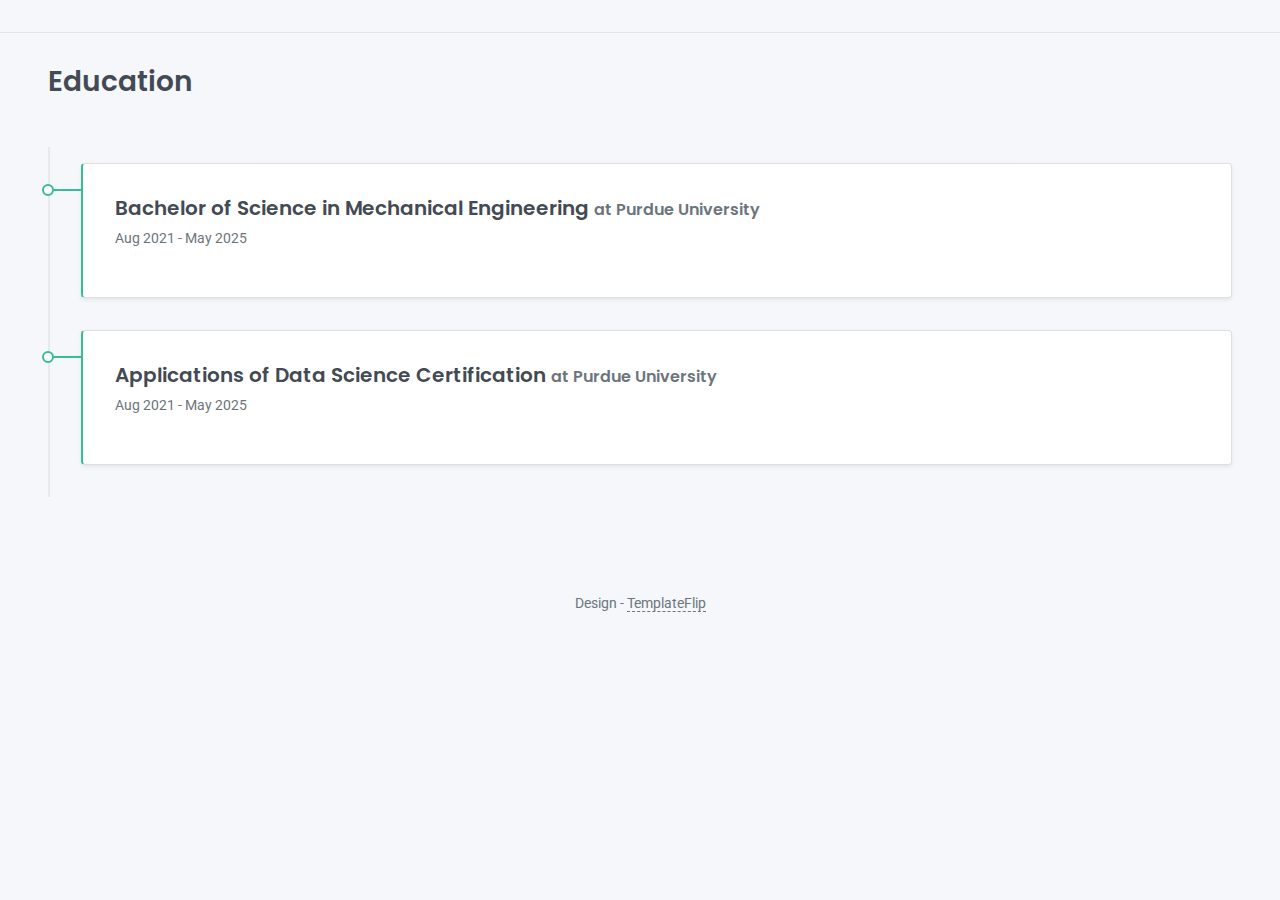
<file: education.html>
<!DOCTYPE html>
<html lang="en-US">
  <head>
    <meta charset="UTF-8">
    <meta http-equiv="X-UA-Compatible" content="IE=edge">
    <meta name="viewport" content="width=device-width, initial-scale=1">
    <title>Right Resume</title>
    <link rel="preconnect" href="https://fonts.gstatic.com" crossorigin="crossorigin"/>
    <link rel="preload" as="style" href="https://fonts.googleapis.com/css2?family=Poppins:wght@600&amp;family=Roboto:wght@300;400;500;700&amp;display=swap"/>
    <link rel="stylesheet" href="https://fonts.googleapis.com/css2?family=Poppins:wght@600&amp;family=Roboto:wght@300;400;500;700&amp;display=swap" media="print" onload="this.media='all'"/>
    <noscript>
      <link rel="stylesheet" href="https://fonts.googleapis.com/css2?family=Poppins:wght@600&amp;family=Roboto:wght@300;400;500;700&amp;display=swap"/>
    </noscript>
    <link href="assets/css/fontawesome-all.min.css" rel="stylesheet">
    <link href="assets/css/bootstrap.min.css" rel="stylesheet">
    <link href="assets/css/aos.css" rel="stylesheet">
    <link href="assets/css/resume.css" rel="stylesheet">
    <noscript>
      <style type="text/css">
        [data-aos] {
            opacity: 1 !important;
            transform: translate(0) scale(1) !important;
        }
      </style>
    </noscript>
  </head>
            
  <hr class="d-print-none"/>
  <div class="page-break"></div>
  <div class="education-section px-3 px-lg-4 pb-4">
    <h2 class="h3 mb-4">Education</h2>
    <div class="timeline">
      <div class="timeline-card timeline-card-success card shadow-sm">
        <div class="card-body">
          <div class="h5 mb-1">Bachelor of Science in Mechanical Engineering <span class="text-muted h6">at Purdue University</span></div>
          <div class="text-muted text-small mb-2">Aug 2021 - May 2025</div>
          <div>
          </div>
        </div>
      </div>
      <div class="timeline-card timeline-card-success card shadow-sm">
        <div class="card-body">
          <div class="h5 mb-1">Applications of Data Science Certification <span class="text-muted h6">at Purdue University</span></div>
          <div class="text-muted text-small mb-2">Aug 2021 - May 2025</div>
          <div>
          </div>
        </div>
      </div>
    </div>
  </div>
  <footer class="pt-4 pb-4 text-muted text-center d-print-none">
    <div class="container">
      <div class="text-small">
        <div>Design - <a href="https://templateflip.com/" target="_blank">TemplateFlip</a></div>
      </div>
    </div>
  </footer>
    <script src="assets/js/bootstrap.bundle.min.js"></script>
    <script src="assets/js/aos.js"></script>
    <script src="assets/js/resume.js"></script>
  </body>
</html>
</file>
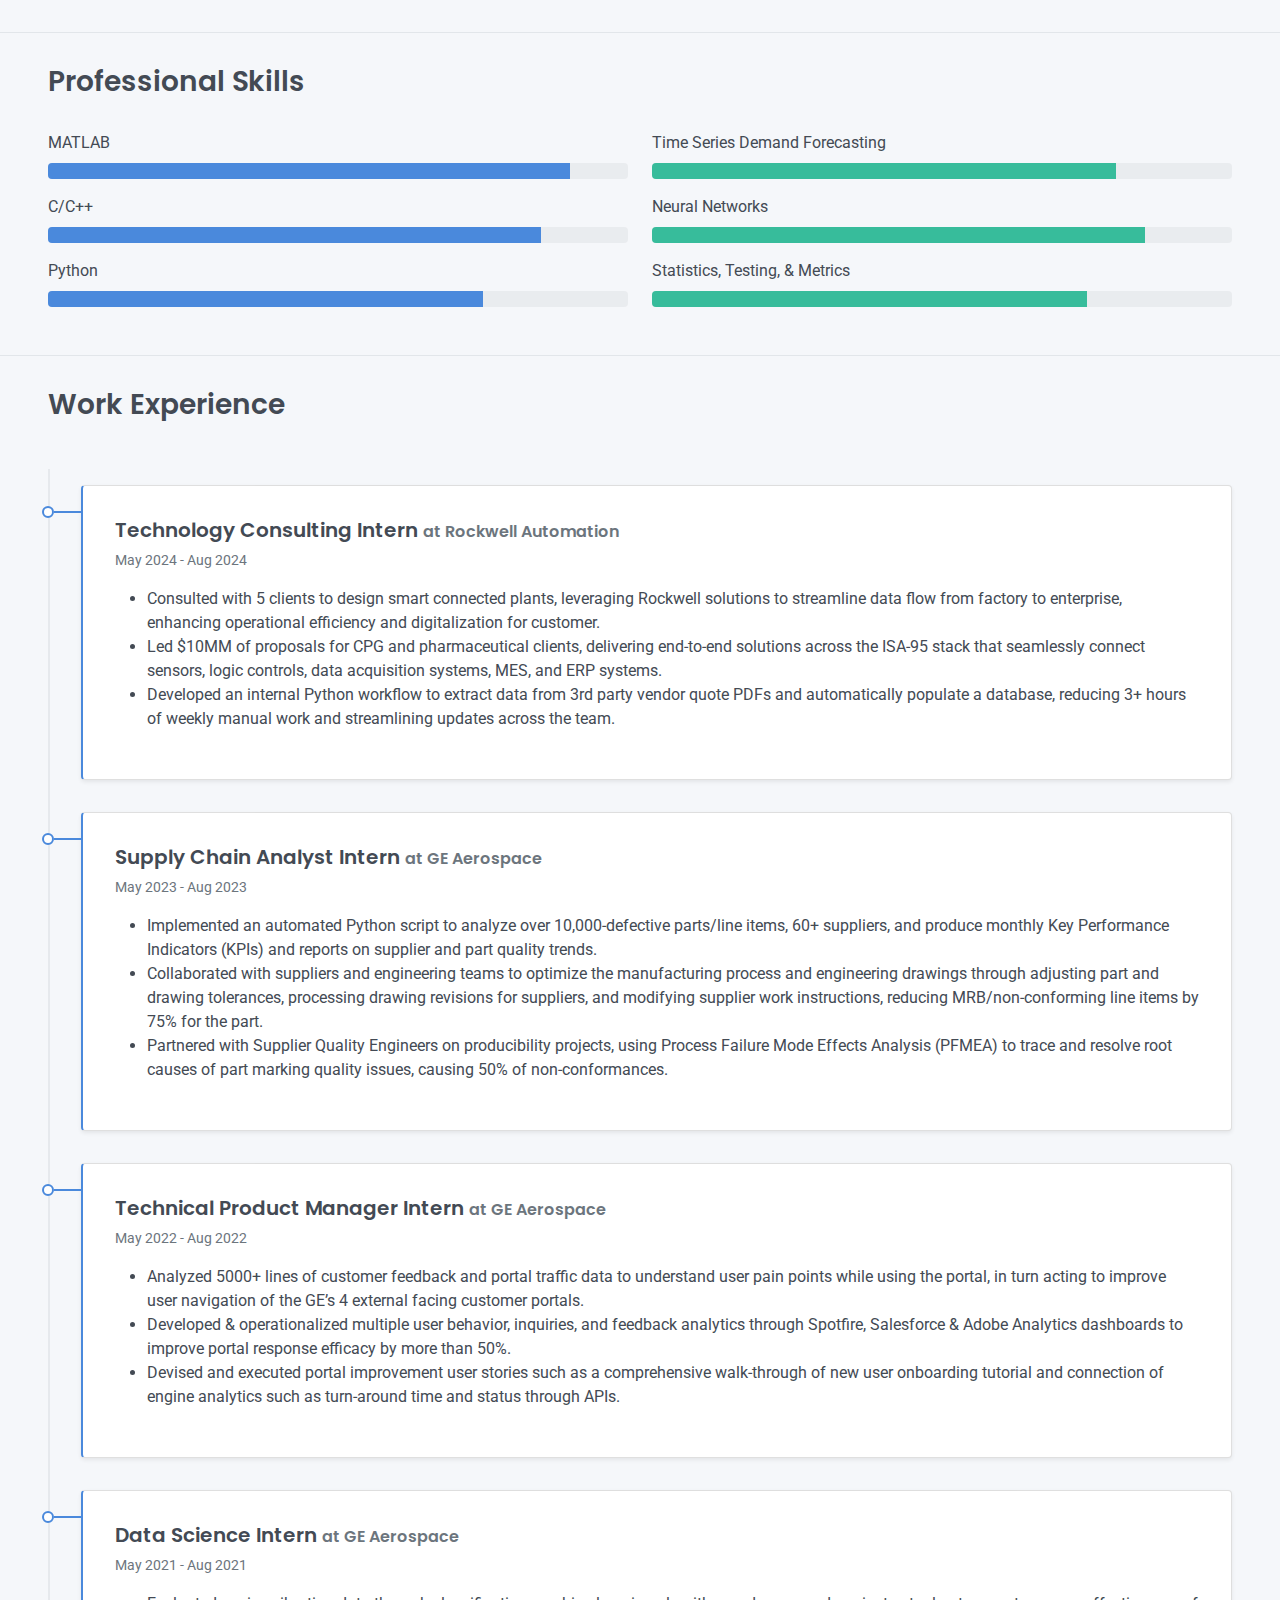
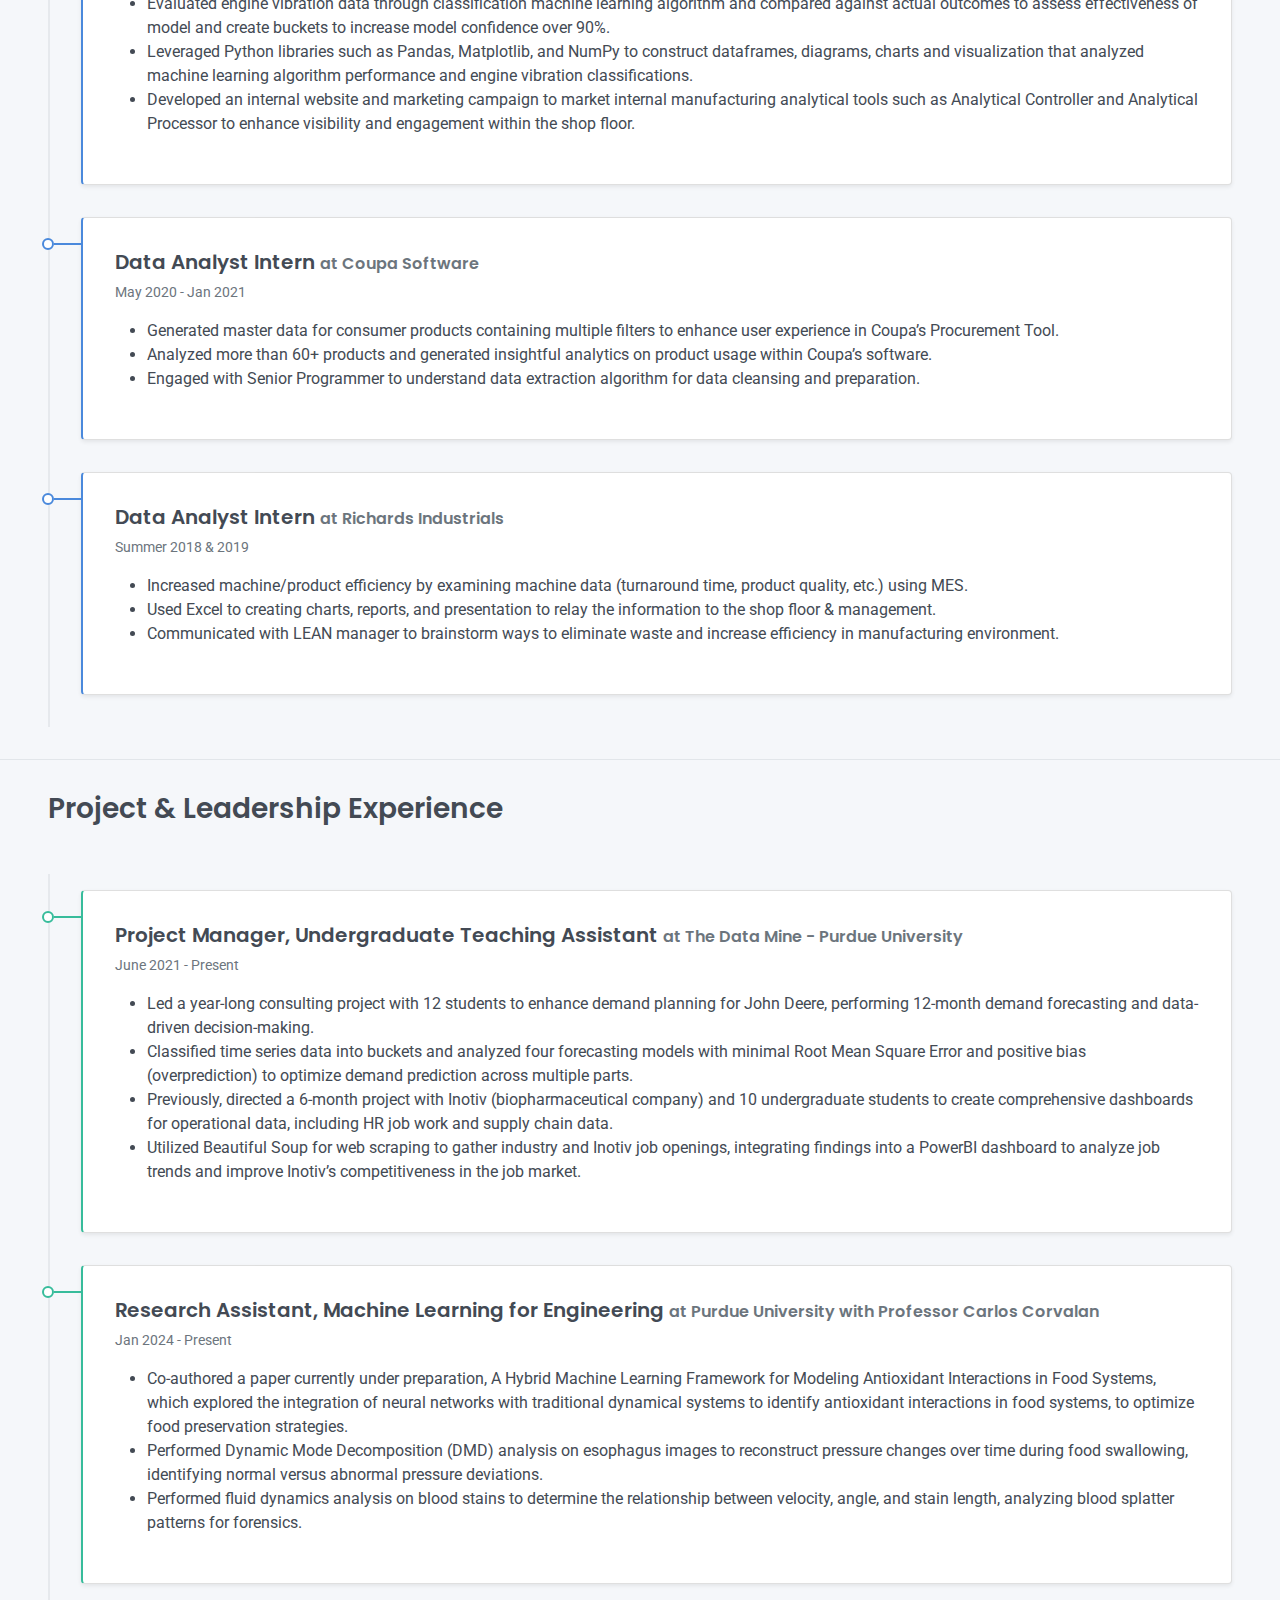
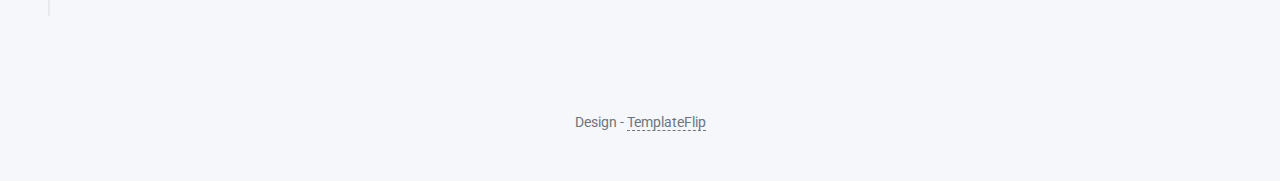
<file: resume.html>
<!DOCTYPE html>
<html lang="en-US">
  <head>
    <meta charset="UTF-8">
    <meta http-equiv="X-UA-Compatible" content="IE=edge">
    <meta name="viewport" content="width=device-width, initial-scale=1">
    <title>Right Resume</title>
    <link rel="preconnect" href="https://fonts.gstatic.com" crossorigin="crossorigin"/>
    <link rel="preload" as="style" href="https://fonts.googleapis.com/css2?family=Poppins:wght@600&amp;family=Roboto:wght@300;400;500;700&amp;display=swap"/>
    <link rel="stylesheet" href="https://fonts.googleapis.com/css2?family=Poppins:wght@600&amp;family=Roboto:wght@300;400;500;700&amp;display=swap" media="print" onload="this.media='all'"/>
    <noscript>
      <link rel="stylesheet" href="https://fonts.googleapis.com/css2?family=Poppins:wght@600&amp;family=Roboto:wght@300;400;500;700&amp;display=swap"/>
    </noscript>
    <link href="assets/css/fontawesome-all.min.css" rel="stylesheet">
    <link href="assets/css/bootstrap.min.css" rel="stylesheet">
    <link href="assets/css/aos.css" rel="stylesheet">
    <link href="assets/css/resume.css" rel="stylesheet">
    <noscript>
      <style type="text/css">
        [data-aos] {
            opacity: 1 !important;
            transform: translate(0) scale(1) !important;
        }
      </style>
    </noscript>
  </head>

  <hr class="d-print-none"/>
  <div class="skills-section px-3 px-lg-4">
    <h2 class="h3 mb-3">Professional Skills</h2>
    <div class="row">
      <div class="col-md-6">
        <div class="mb-2"><span>MATLAB</span>
          <div class="progress my-1">
            <div class="progress-bar bg-primary" role="progressbar" data-aos="zoom-in-right" data-aos-delay="100" data-aos-anchor=".skills-section" style="width: 90%" aria-valuenow="90" aria-valuemin="0" aria-valuemax="100"></div>
          </div>
        </div>
        <div class="mb-2"><span>C/C++</span>
          <div class="progress my-1">
            <div class="progress-bar bg-primary" role="progressbar" data-aos="zoom-in-right" data-aos-delay="200" data-aos-anchor=".skills-section" style="width: 85%" aria-valuenow="85" aria-valuemin="0" aria-valuemax="100"></div>
          </div>
        </div>
        <div class="mb-2"><span>Python</span>
          <div class="progress my-1">
            <div class="progress-bar bg-primary" role="progressbar" data-aos="zoom-in-right" data-aos-delay="300" data-aos-anchor=".skills-section" style="width: 75%" aria-valuenow="95" aria-valuemin="0" aria-valuemax="100"></div>
          </div>
        </div>
      </div>
      <div class="col-md-6">
        <div class="mb-2"><span>Time Series Demand Forecasting</span>
          <div class="progress my-1">
            <div class="progress-bar bg-success" role="progressbar" data-aos="zoom-in-right" data-aos-delay="400" data-aos-anchor=".skills-section" style="width: 80%" aria-valuenow="65" aria-valuemin="0" aria-valuemax="100"></div>
          </div>
        </div>
        <div class="mb-2"><span>Neural Networks</span>
          <div class="progress my-1">
            <div class="progress-bar bg-success" role="progressbar" data-aos="zoom-in-right" data-aos-delay="500" data-aos-anchor=".skills-section" style="width: 85%" aria-valuenow="50" aria-valuemin="0" aria-valuemax="100"></div>
          </div>
        </div>
        <div class="mb-2"><span>Statistics, Testing, & Metrics</span>
          <div class="progress my-1">
            <div class="progress-bar bg-success" role="progressbar" data-aos="zoom-in-right" data-aos-delay="600" data-aos-anchor=".skills-section" style="width: 75%" aria-valuenow="75" aria-valuemin="0" aria-valuemax="100"></div>
          </div>
        </div>
      </div>
    </div>
  </div>
  <hr class="d-print-none"/>
  <div class="work-experience-section px-3 px-lg-4">
    <h2 class="h3 mb-4">Work Experience</h2>
    <div class="timeline">
      <div class="timeline-card timeline-card-primary card shadow-sm">
        <div class="card-body">
          <div class="h5 mb-1">Technology Consulting Intern <span class="text-muted h6">at Rockwell Automation</span></div>
          <div class="text-muted text-small mb-2">May 2024 - Aug 2024</div>
          <div>
            <ul class="experience-list">
              <li>
                  Consulted with 5 clients to design smart connected plants, leveraging Rockwell solutions to streamline data flow 
                  from factory to enterprise, enhancing operational efficiency and digitalization for customer.
              </li>
              <li>
                  Led $10MM of proposals for CPG and pharmaceutical clients, delivering end-to-end solutions across the ISA-95 stack 
                  that seamlessly connect sensors, logic controls, data acquisition systems, MES, and ERP systems.
              </li>
              <li>
                  Developed an internal Python workflow to extract data from 3rd party vendor quote PDFs and automatically populate 
                  a database, reducing 3+ hours of weekly manual work and streamlining updates across the team.
              </li>
          </ul>
          </div>
        </div>
      </div>
      <div class="timeline-card timeline-card-primary card shadow-sm">
        <div class="card-body">
          <div class="h5 mb-1">Supply Chain Analyst Intern <span class="text-muted h6">at GE Aerospace</span></div>
          <div class="text-muted text-small mb-2">May 2023 - Aug 2023</div>
          <div>
            <ul class="experience-list">
              <li>
                Implemented an automated Python script to analyze over 10,000-defective parts/line items, 60+ suppliers, and
                produce monthly Key Performance Indicators (KPIs) and reports on supplier and part quality trends.
              </li>
              <li>
                Collaborated with suppliers and engineering teams to optimize the manufacturing process and engineering
                drawings through adjusting part and drawing tolerances, processing drawing revisions for suppliers, and
                modifying supplier work instructions, reducing MRB/non-conforming line items by 75% for the part.
              </li>
              <li>
                Partnered with Supplier Quality Engineers on producibility projects, using Process Failure Mode Effects Analysis
                (PFMEA) to trace and resolve root causes of part marking quality issues, causing 50% of non-conformances.
              </li>
          </ul>
          </div>
        </div>
      </div>
      <div class="timeline-card timeline-card-primary card shadow-sm">
        <div class="card-body">
          <div class="h5 mb-1">Technical Product Manager Intern <span class="text-muted h6">at GE Aerospace</span></div>
          <div class="text-muted text-small mb-2">May 2022 - Aug 2022</div>
          <div>
            <ul class="experience-list">
              <li>
                Analyzed 5000+ lines of customer feedback and portal traffic data to understand user pain points while using
                the portal, in turn acting to improve user navigation of the GE’s 4 external facing customer portals.
              </li>
              <li>
                Developed & operationalized multiple user behavior, inquiries, and feedback analytics through Spotfire,
                Salesforce & Adobe Analytics dashboards to improve portal response efficacy by more than 50%.
              </li>
              <li>
                Devised and executed portal improvement user stories such as a comprehensive walk-through of new user
                onboarding tutorial and connection of engine analytics such as turn-around time and status through APIs.
              </li>
          </ul>
          </div>
        </div>
      </div>
      <div class="timeline-card timeline-card-primary card shadow-sm">
        <div class="card-body">
          <div class="h5 mb-1">Data Science Intern <span class="text-muted h6">at GE Aerospace</span></div>
          <div class="text-muted text-small mb-2">May 2021 - Aug 2021</div>
          <div>
            <ul class="experience-list">
              <li>
                Evaluated engine vibration data through classification machine learning algorithm and compared against actual outcomes
                 to assess effectiveness of model and create buckets to increase model confidence over 90%. 
              </li>
              <li>
                Leveraged Python libraries such as Pandas, Matplotlib, and NumPy to construct dataframes, diagrams, charts and visualization
                 that analyzed machine learning algorithm performance and engine vibration classifications.
              </li>
              <li>
                Developed an internal website and marketing campaign to market internal manufacturing analytical tools such as Analytical Controller
                 and Analytical Processor to enhance visibility and engagement within the shop floor.
              </li>
          </ul>
          </div>
        </div>
      </div>
      <div class="timeline-card timeline-card-primary card shadow-sm">
        <div class="card-body">
          <div class="h5 mb-1">Data Analyst Intern <span class="text-muted h6">at Coupa Software</span></div>
          <div class="text-muted text-small mb-2">May 2020 - Jan 2021</div>
          <div>
            <ul class="experience-list">
              <li>
                Generated master data for consumer products containing multiple filters to enhance user experience in Coupa’s Procurement Tool.
              </li>
              <li>
                Analyzed more than 60+ products and generated insightful analytics on product usage within Coupa’s software.
              </li>
              <li>
                Engaged with Senior Programmer to understand data extraction algorithm for data cleansing and preparation.
              </li>
          </ul>
          </div>
        </div>
      </div>
      <div class="timeline-card timeline-card-primary card shadow-sm">
        <div class="card-body">
          <div class="h5 mb-1">Data Analyst Intern <span class="text-muted h6">at Richards Industrials</span></div>
          <div class="text-muted text-small mb-2">Summer 2018 & 2019</div>
          <div>
            <ul class="experience-list">
              <li>
                Increased machine/product efficiency by examining machine data (turnaround time, product quality, etc.) using MES.
              </li>
              <li>
                Used Excel to creating charts, reports, and presentation to relay the information to the shop floor & management.
              </li>
              <li>
                Communicated with LEAN manager to brainstorm ways to eliminate waste and increase efficiency in manufacturing environment.
              </li>
          </ul>
          </div>
        </div>
      </div>
    </div>
  </div>
  <hr class="d-print-none"/>
  <div class="page-break"></div>
  <div class="education-section px-3 px-lg-4 pb-4">
    <h2 class="h3 mb-4">Project & Leadership Experience</h2>
    <div class="timeline">
      <div class="timeline-card timeline-card-success card shadow-sm">
        <div class="card-body">
          <div class="h5 mb-1">Project Manager, Undergraduate Teaching Assistant <span class="text-muted h6">at The Data Mine - Purdue University</span></div>
          <div class="text-muted text-small mb-2">June 2021 - Present</div>
          <div>
            <ul class="experience-list">
              <li>
                Led a year-long consulting project with 12 students to enhance demand planning for John Deere, performing 12-month demand forecasting and data-driven decision-making.
              </li>
              <li>
                Classified time series data into buckets and analyzed four forecasting models with minimal Root Mean Square
                Error and positive bias (overprediction) to optimize demand prediction across multiple parts.
              </li>
              <li>
                Previously, directed a 6-month project with Inotiv (biopharmaceutical company) and 10 undergraduate students to create comprehensive dashboards for operational data, including HR job work and supply chain data.
              </li>
              <li>
                Utilized Beautiful Soup for web scraping to gather industry and Inotiv job openings, integrating findings into a PowerBI dashboard to analyze job trends and improve Inotiv’s competitiveness in the job market.
              </li>
          </ul>
          </div>
        </div>
      </div>
      <div class="timeline-card timeline-card-success card shadow-sm">
        <div class="card-body">
          <div class="h5 mb-1">Research Assistant, Machine Learning for Engineering <span class="text-muted h6">at Purdue University with Professor Carlos Corvalan</span></div>
          <div class="text-muted text-small mb-2">Jan 2024 - Present</div>
          <div>
            <ul class="experience-list">
              <li>
                Co-authored a paper currently under preparation, A Hybrid
                Machine Learning Framework for Modeling Antioxidant Interactions in Food Systems, which
                explored the integration of neural networks with traditional dynamical systems to identify
                antioxidant interactions in food systems, to optimize food preservation strategies.
              </li>
              <li>
                Performed Dynamic Mode Decomposition (DMD) analysis on esophagus images to reconstruct pressure
                changes over time during food swallowing, identifying normal versus abnormal pressure deviations.
              </li>
              <li>
                Performed fluid dynamics analysis on blood stains to determine the relationship between velocity, angle, and
                stain length, analyzing blood splatter patterns for forensics.
              </li>
          </ul>
          </div>
        </div>
      </div>
    </div>
  </div>

  <footer class="pt-4 pb-4 text-muted text-center d-print-none">
    <div class="container">
      <div class="text-small">
        <div>Design - <a href="https://templateflip.com/" target="_blank">TemplateFlip</a></div>
      </div>
    </div>
  </footer>
  
    <script src="assets/js/bootstrap.bundle.min.js"></script>
    <script src="assets/js/aos.js"></script>
    <script src="assets/js/resume.js"></script>
  </body>
</html>
</file>
<file: assets/css/resume.css>
/* Buttons */
/* Inputs */
/* Timeline custom component */
.timeline {
  border-left: 2px solid #E6E9ED;
  padding: 1rem 0; }

.timeline-card {
  position: relative;
  margin-left: 31px;
  border-left: 2px solid;
  margin-bottom: 2rem; }

.timeline-card:last-child {
  margin-bottom: 1rem; }

.timeline-card:before {
  content: '';
  display: inline-block;
  position: absolute;
  background-color: #fff;
  border-radius: 10px;
  width: 12px;
  height: 12px;
  top: 20px;
  left: -41px;
  border: 2px solid;
  z-index: 2; }

.timeline-card:after {
  content: '';
  display: inline-block;
  position: absolute;
  background-color: currentColor;
  width: 29px;
  height: 2px;
  top: 25px;
  left: -29px;
  z-index: 1; }

.timeline-card-primary {
  border-left-color: #4A89DC; }

.timeline-card-primary:before {
  border-color: #4A89DC; }

.timeline-card-primary:after {
  background-color: #4A89DC; }

.timeline-card-success {
  border-left-color: #37BC9B; }

.timeline-card-success:before {
  border-color: #37BC9B; }

.timeline-card-success:after {
  background-color: #37BC9B; }

html {
  scroll-behavior: smooth; }

.site-title {
  font-size: 1.25rem;
  line-height: 2.5rem; }

.nav-link {
  padding: 0;
  font-size: 1.25rem;
  line-height: 2.5rem;
  color: rgba(0, 0, 0, 0.5); }

.nav-link:hover,
.nav-link:focus,
.active .nav-link {
  color: rgba(0, 0, 0, 0.8); }

.nav-item + .nav-item {
  margin-left: 1rem; }

.cover {
  border-radius: 10px; }

.cover-bg {
  background-color: #4A89DC;
  background-image: url("data:image/svg+xml,%3Csvg xmlns='http://www.w3.org/2000/svg' width='100' height='100' viewBox='0 0 100 100'%3E%3Cg fill-rule='evenodd'%3E%3Cg fill='%23ffffff' fill-opacity='0.12'%3E%3Cpath opacity='.5' d='M96 [base64] 0v-9h-9v9h9zm-10 0v-9h-9v9h9zm-10 0v-9h-9v9h9zm-10 0v-9h-9v9h9zm-10 0v-9h-9v9h9zm-10 0v-9h-9v9h9zm-10 0v-9h-9v9h9zm-10 0v-9h-9v9h9zm-9-10h9v-9h-9v9zm10 0h9v-9h-9v9zm10 0h9v-9h-9v9zm10 0h9v-9h-9v9zm10 0h9v-9h-9v9zm10 0h9v-9h-9v9zm10 0h9v-9h-9v9zm10 0h9v-9h-9v9zm9-10v-9h-9v9h9zm-10 0v-9h-9v9h9zm-10 0v-9h-9v9h9zm-10 0v-9h-9v9h9zm-10 0v-9h-9v9h9zm-10 0v-9h-9v9h9zm-10 0v-9h-9v9h9zm-10 0v-9h-9v9h9zm-9-10h9v-9h-9v9zm10 0h9v-9h-9v9zm10 0h9v-9h-9v9zm10 0h9v-9h-9v9zm10 0h9v-9h-9v9zm10 0h9v-9h-9v9zm10 0h9v-9h-9v9zm10 0h9v-9h-9v9zm9-10v-9h-9v9h9zm-10 0v-9h-9v9h9zm-10 0v-9h-9v9h9zm-10 0v-9h-9v9h9zm-10 0v-9h-9v9h9zm-10 0v-9h-9v9h9zm-10 0v-9h-9v9h9zm-10 0v-9h-9v9h9zm-9-10h9v-9h-9v9zm10 0h9v-9h-9v9zm10 0h9v-9h-9v9zm10 0h9v-9h-9v9zm10 0h9v-9h-9v9zm10 0h9v-9h-9v9zm10 0h9v-9h-9v9zm10 0h9v-9h-9v9zm9-10v-9h-9v9h9zm-10 0v-9h-9v9h9zm-10 0v-9h-9v9h9zm-10 0v-9h-9v9h9zm-10 0v-9h-9v9h9zm-10 0v-9h-9v9h9zm-10 0v-9h-9v9h9zm-10 0v-9h-9v9h9zm-9-10h9v-9h-9v9zm10 0h9v-9h-9v9zm10 0h9v-9h-9v9zm10 0h9v-9h-9v9zm10 0h9v-9h-9v9zm10 0h9v-9h-9v9zm10 0h9v-9h-9v9zm10 0h9v-9h-9v9z'/%3E%3Cpath d='M6 5V0H5v5H0v1h5v94h1V6h94V5H6z'/%3E%3C/g%3E%3C/g%3E%3C/svg%3E");
  border-radius: 10px 10px 0 0; }

.avatar {
  max-width: 216px;
  max-height: 216px;
  margin-top: 20px;
  text-align: center;
  margin-left: auto;
  margin-right: auto; }

.avatar img {
  /* Safari 6.0 - 9.0 */
  filter: grayscale(100%); }

footer a:not(.nav-link) {
  color: inherit;
  border-bottom: 1px dashed;
  text-decoration: none;
  cursor: pointer; }

@media (min-width: 48em) {
  .site-title {
    float: left; }
  .site-nav {
    float: right; }
  .avatar {
    margin-bottom: -80px;
    margin-left: 0; } }

@media print {
  body {
    background-color: #fff; }
  .container {
    width: auto;
    max-width: 100%;
    padding: 0; }
  .cover, .cover-bg {
    border-radius: 0; }
  .cover.shadow-lg {
    box-shadow: none !important; }
  .cover-bg {
    padding: 5rem !important;
    padding-bottom: 10px !important; }
  .avatar {
    margin-top: -10px; }
  .about-section {
    padding: 6.5rem 5rem 2rem !important; }
  .skills-section,
  .work-experience-section,
  .education-section,
  .contant-section {
    padding: 1.5rem 5rem 2rem !important; }
  .page-break {
    padding-top: 5rem;
    page-break-before: always; } }
</file>
